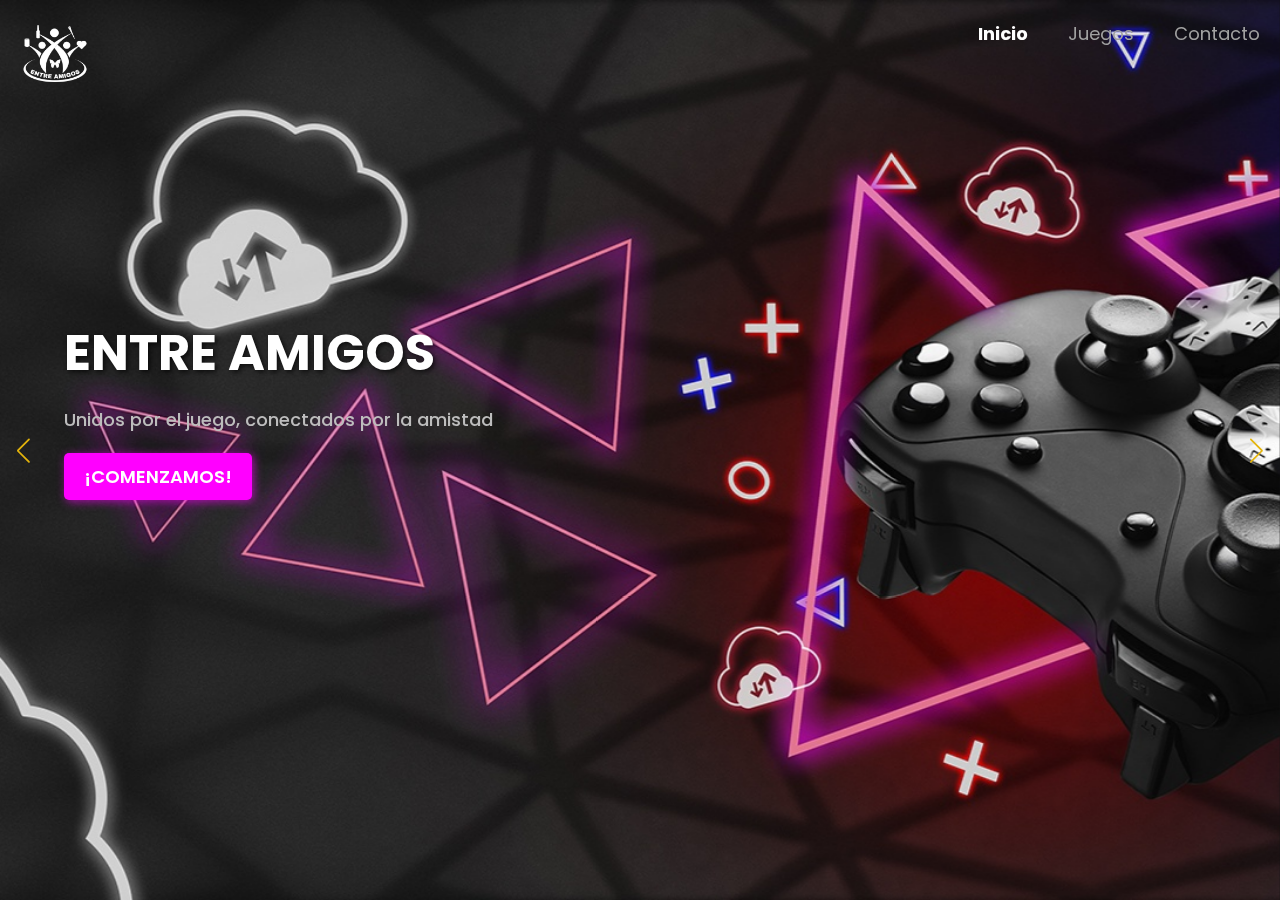
<file: index.html>
<!DOCTYPE html>
<html lang="en">
<head>
    <meta charset="UTF-8">
    <meta name="viewport" content="width=device-width, initial-scale=1.0">
    <title>Document</title>
    <link rel="stylesheet" href="https://cdn.jsdelivr.net/npm/swiper/swiper-bundle.min.css"/>
    <link rel="stylesheet" href="style.css"/>
</head>
<body>
    <header>
        <div class ="menu container">
            <a href= "#" class ="logo"> <img src="images/logoenblanco.png" alt =""></a>
            <input type="checkbox" id="menu"/>
            <label for="menu">
                <img src="images/menu.png" class="menu.icono" alt="">
            </label>
            <nav class="navbar">
                <ul>
                    <li><a href="javascript:void(0)" class="active">Inicio</a></li>
                    <li><a href="menu.html">Juegos</a></li>
                    <li><a href ="contacto.html">Contacto</a></li>
                </ul>
            </nav>
        </div>
        <div class="header-content container">
            <div class="swiper mySwiper-1">
                <div class="swiper-wrapper">
                    <div class="swiper-slide">
                        <img class="slider" src="images/slider1.jpg" alt="" >
                    </div>
                    <div class="swiper-slide">
                        <img class="slider" src="images/slider2.jpeg" alt="" data-url="juegoavioninterfaz.html">
                    </div>
                    <div class="swiper-slide">
                        <img class="slider" src="images/slider3.jpeg" alt="" data-url="menu.html">
                    </div>
                    <div class="swiper-slide">
                        <img class="slider" src="images/slider4.jpg" alt="" data-url="juegomemoriainterfaz.html">
                    </div>
                    <div class="swiper-slide">
                        <img class="slider" src="images/slider5.jpg" alt="" data-url="juegosnakeinterfaz.html">
                    </div>
                </div>
                <div class="swiper-button-next"></div>
                <div class="swiper-button-prev"></div>
               
            </div>
            <div class="text-content">
                <h1>ENTRE AMIGOS</h1>
                <p>Unidos por el juego, conectados por la amistad</p>
                <a href="#" class="btn-start">¡COMENZAMOS!</a>
            </div>
          
        </div>
    </header>

     

    <script src="https://cdn.jsdelivr.net/npm/swiper/swiper-bundle.min.js"></script>
    <script src="script.js"></script>
</body>
</html>
</file>
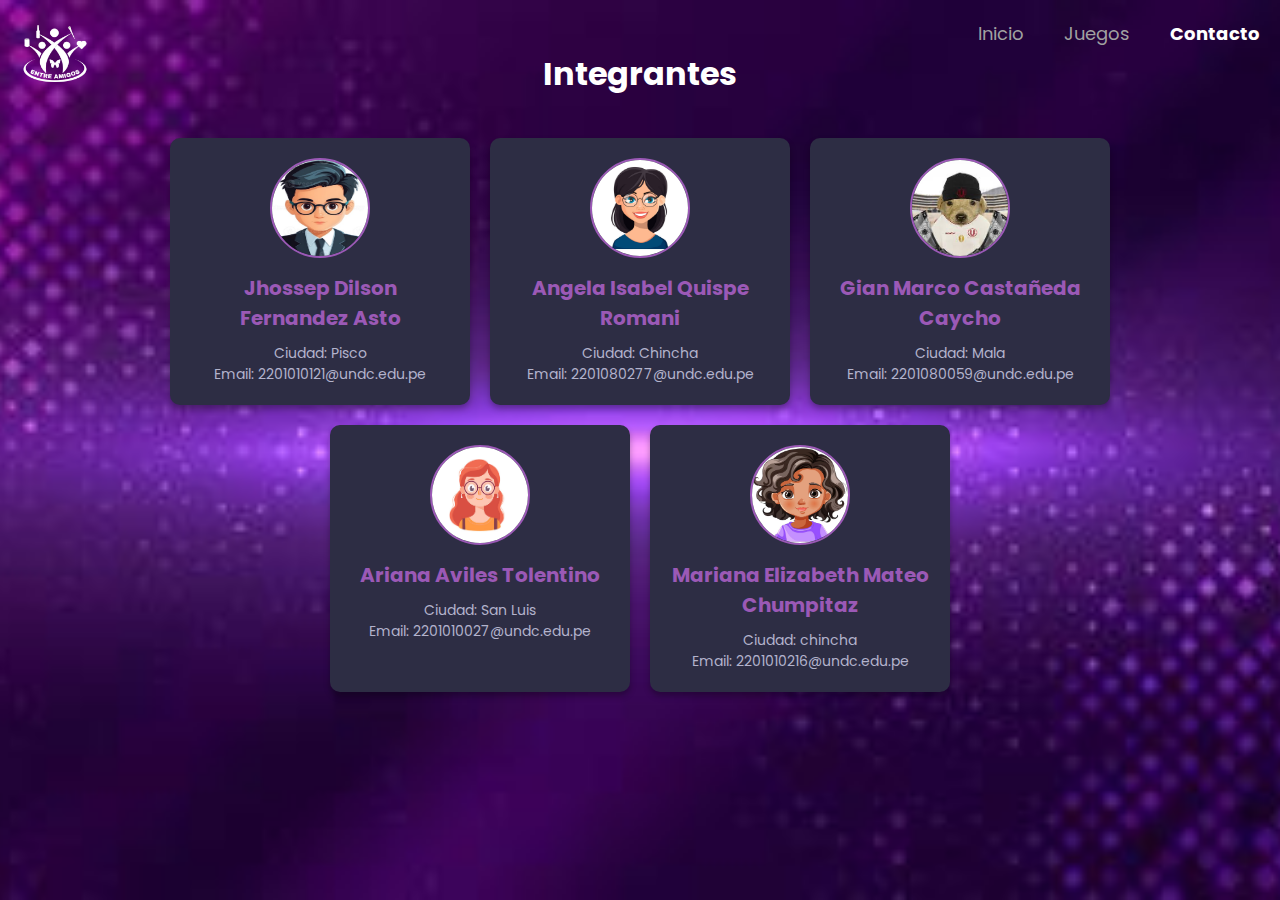
<file: contacto.html>
<html lang="es">
<head>
    <meta charset="UTF-8">
    <meta name="viewport" content="width=device-width, initial-scale=1.0">
    <title>Contacto</title>
    <link rel="stylesheet" href="estilos_contacto.css">
</head>
<body>
    <div class="menu">
        <a href="#" class="logo"> 
            <img src="images/logoenblanco.png" alt="Logo">
        </a>
        <input type="checkbox" id="menu"/>
        <label for="menu">
            <img src="images/contactofondo.jpg" class="menu-icono" alt="Menú">
        </label>
        <nav class="navbar">
            <ul>
                <li><a href="index.html">Inicio</a></li>
                <li><a href="menu.html">Juegos</a></li>
                <li><a href="javascript:void(0)" class="active">Contacto</a></li>
            </ul>
        </nav>
    </div>
    <div class="container">
        <!-- Encabezado -->
        <header class="header">
            <h1>Integrantes</h1>
        </header>

        <!-- Sección de integrantes -->
        <section class="team">
            <div class="member">
                <div class="image">
                    <img src="images/Jhossep animado.jpg" alt="Integrante 1">
                </div>
                <h2>Jhossep Dilson Fernandez Asto</h2>
                <p>Ciudad: Pisco</p>
                <p>Email: 2201010121@undc.edu.pe</p>
            </div>
            <div class="member">
                <div class="image">
                    <img src="images/Angela animada.jpg" alt="Integrante 2">
                </div>
                <h2>Angela Isabel Quispe Romani</h2>
                <p>Ciudad: Chincha</p>
                <p>Email: 2201080277@undc.edu.pe</p>
            </div>

            <div class="member">
                <div class="image">
                    <img src="images/Gian Animado.jpg" alt="Integrante 3">
                </div>
                <h2>Gian Marco Castañeda Caycho</h2>
                <p>Ciudad: Mala</p>
                <p>Email: 2201080059@undc.edu.pe</p>
            </div>

            <div class="member">
                <div class="image">
                    <img src="images/Ariana animada.jpg" alt="Integrante 4">
                </div>
                <h2>Ariana Aviles Tolentino</h2>
                <p>Ciudad: San Luis</p>
                <p>Email: 2201010027@undc.edu.pe</p>
            </div>

            <div class="member">
                <div class="image">
                    <img src="images/mariana animada.avif" alt="Integrante 5">
                </div>
                <h2>Mariana Elizabeth Mateo Chumpitaz</h2>
                <p>Ciudad: chincha</p>
                <p>Email: 2201010216@undc.edu.pe</p>
            </div>
        </section>
    </div>
</body>
</html>
</file>
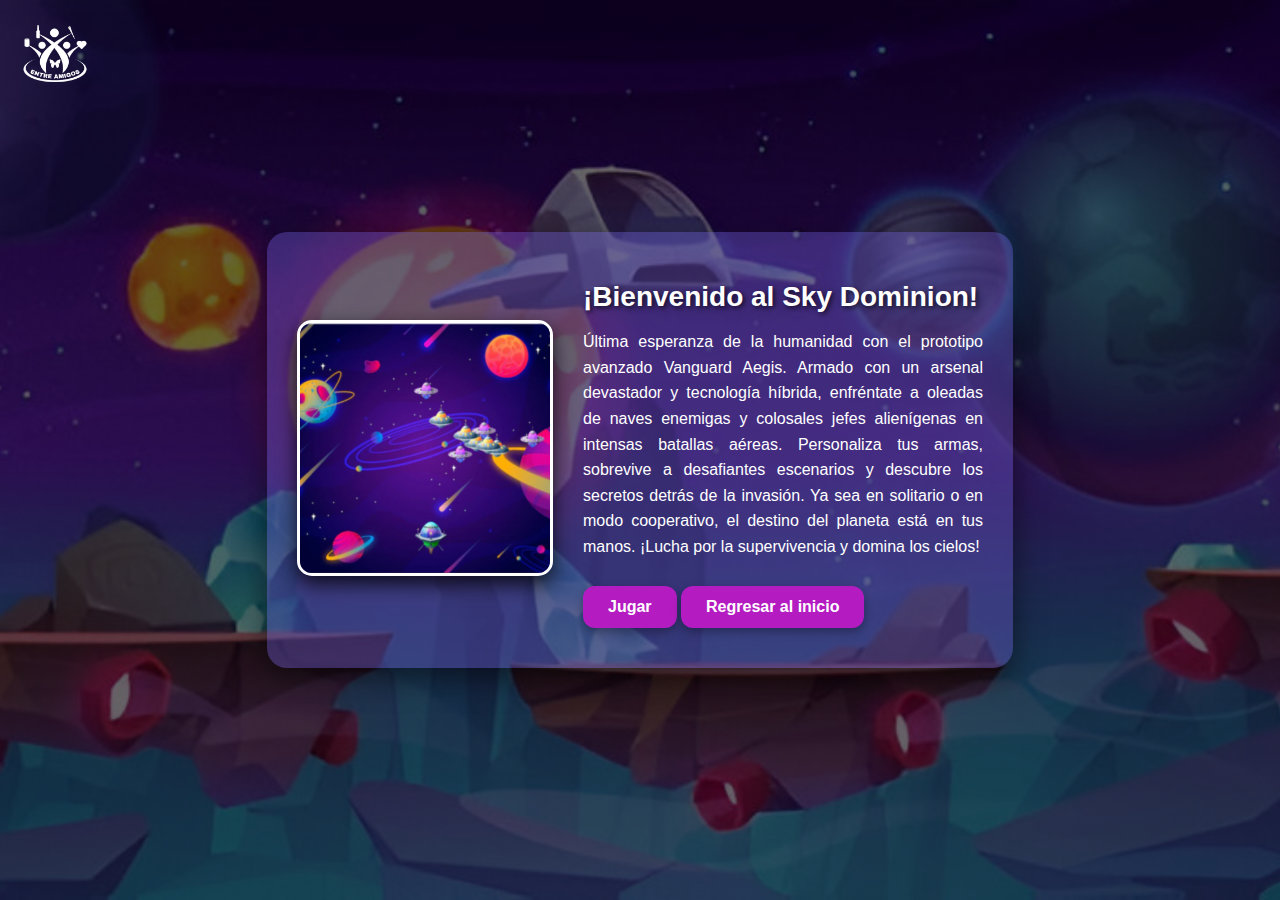
<file: juegoavioninterfaz.html>
<!DOCTYPE html>
<html lang="en">
<head>
    <meta charset="UTF-8">
    <meta name="viewport" content="width=device-width, initial-scale=1.0">
    <title>Interfaz de Videojuego</title>
    <link rel="stylesheet" href="juegoavioninterfaz.css">
</head>
<body>
    <img src="images/logoenblanco.png" alt="Logo" class="logo">

    <div class="container">
        <div class="content">
            <div class="game-image">
                <img src="images/avion.png" alt="Juego">
            </div>
            <div class="description">
                <h1>¡Bienvenido al Sky Dominion!</h1>
                <p>
                    Última esperanza de la humanidad con el prototipo avanzado Vanguard Aegis. Armado con un arsenal devastador y tecnología híbrida, enfréntate a oleadas de naves enemigas y colosales jefes alienígenas en intensas batallas aéreas. Personaliza tus armas, sobrevive a desafiantes escenarios y descubre los secretos detrás de la invasión. Ya sea en solitario o en modo cooperativo, el destino del planeta está en tus manos. ¡Lucha por la supervivencia y domina los cielos!
                </p>
                <div class="buttons">
                    <button onclick="startGame()">Jugar</button>
                    <button onclick="goBack()">Regresar al inicio</button>
                </div>
            </div>
        </div>
    </div>

    <script>
        function startGame() {
            window.location.href = "https://angela14-02-github-io-8.onrender.com/run-game"; 
        }

        function goBack() {
            window.location.href = "index.html"; 
        }
    </script>
</body>
</html>
</file>
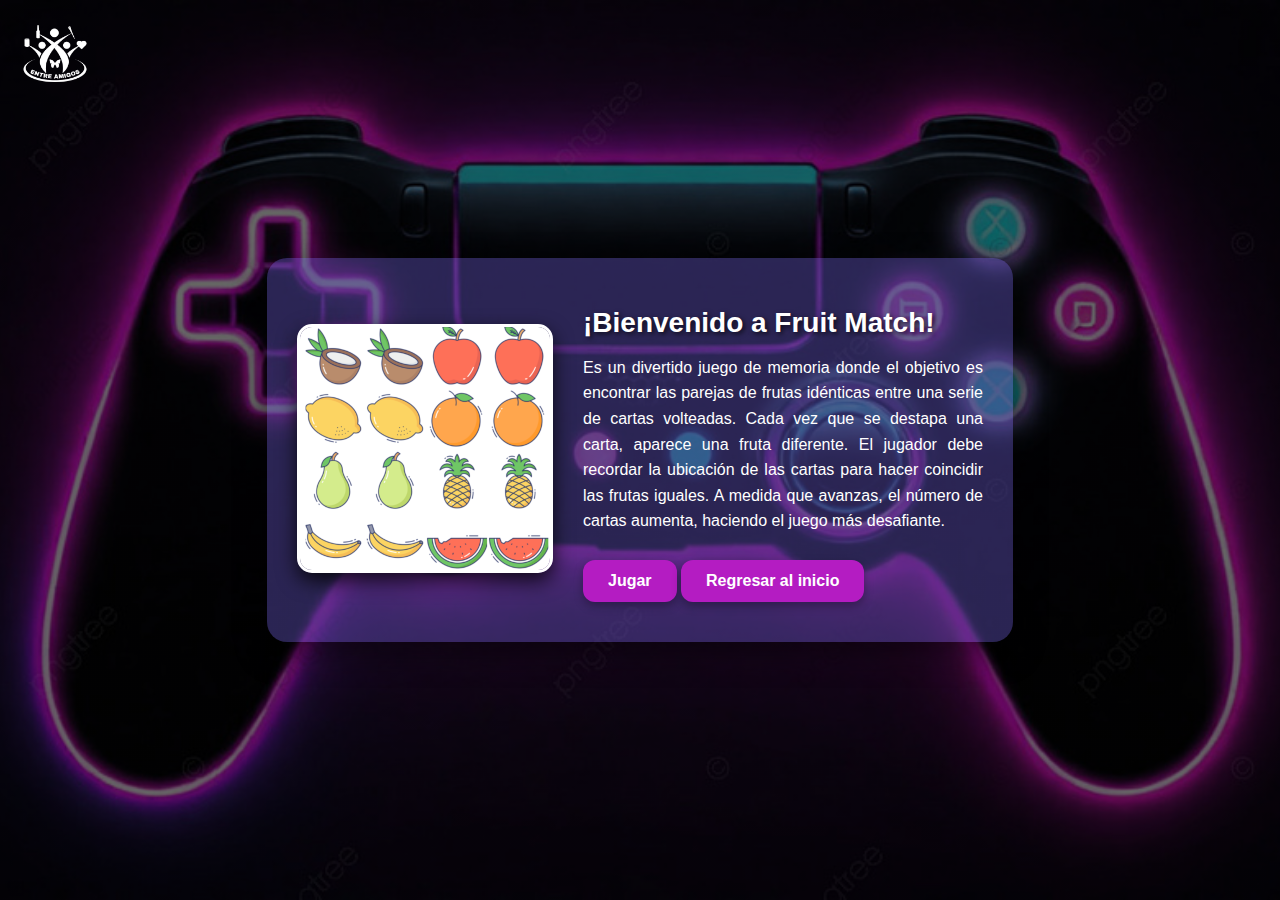
<file: juegomemoriainterfaz.html>
<!DOCTYPE html>
<html lang="en">
<head>
    <meta charset="UTF-8">
    <meta name="viewport" content="width=device-width, initial-scale=1.0">
    <title>Interfaz de Videojuego</title>
    <link rel="stylesheet" href="juegomemoriainterfaz.css">
</head>
<body>
    <img src="images/logoenblanco.png" alt="Logo" class="logo">

    <div class="container">
        <div class="content">
            <div class="game-image">
                <img src="images/memoria.png" alt="Juego">
            </div>
            <div class="description">
                <h1>¡Bienvenido a Fruit Match!</h1>
                <p>
                    Es un divertido juego de memoria donde el objetivo es encontrar las parejas de frutas idénticas entre una serie de cartas volteadas. Cada vez que se destapa una carta, aparece una fruta diferente. El jugador debe recordar la ubicación de las cartas para hacer coincidir las frutas iguales. A medida que avanzas, el número de cartas aumenta, haciendo el juego más desafiante.
                </p>
                <div class="buttons">
                    <button onclick="startGame()">Jugar</button>
                    <button onclick="goBack()">Regresar al inicio</button>
                </div>
            </div>
        </div>
    </div>

    <script>
        function startGame() {
            window.location.href = "https://angela14-02-github-io-8.onrender.com/run-memoria"; 
        }

        function goBack() {
            window.location.href = "index.html"; 
        }
    </script>
</body>
</html>
</file>
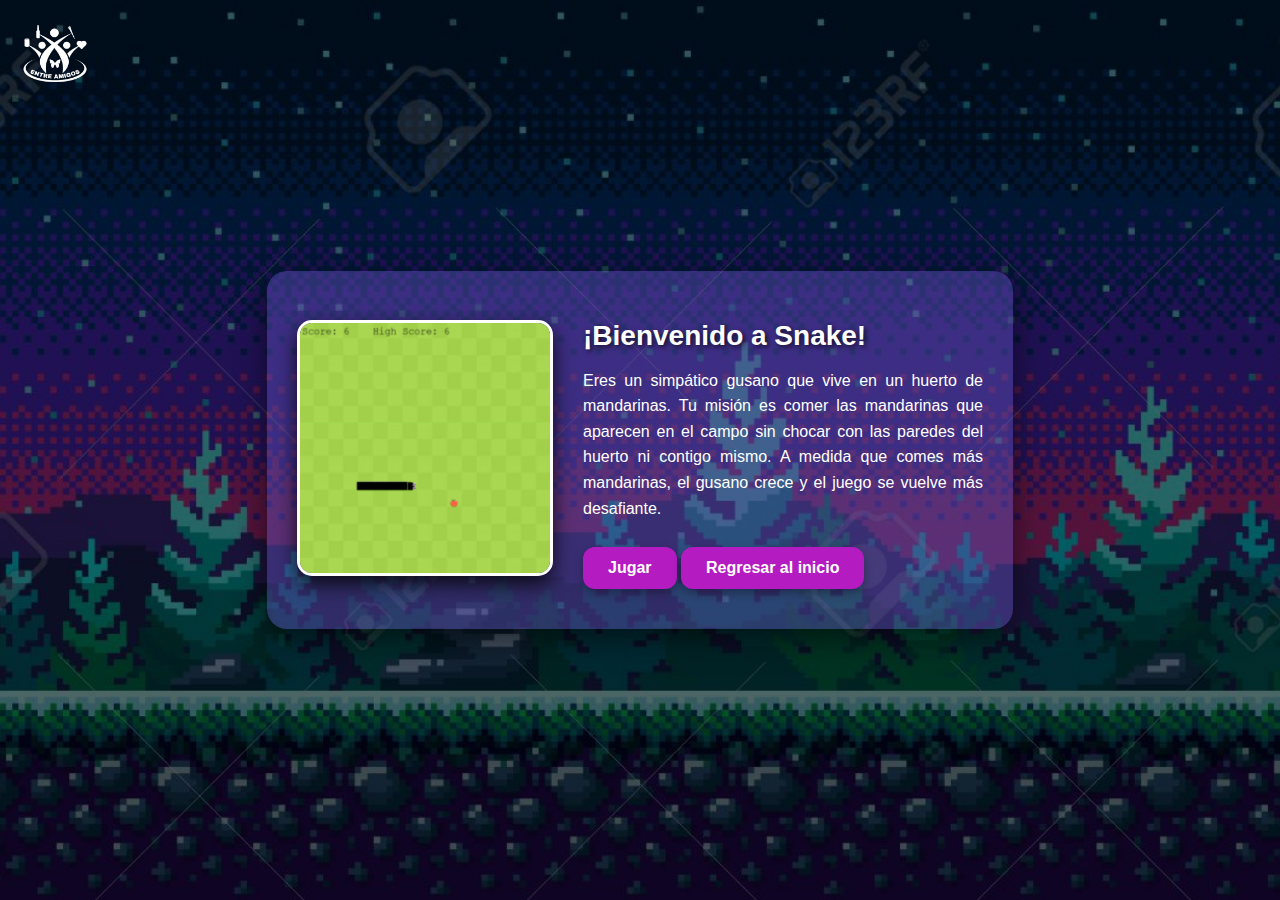
<file: juegosnakeinterfaz.html>
<!DOCTYPE html>
<html lang="en">
<head>
    <meta charset="UTF-8">
    <meta name="viewport" content="width=device-width, initial-scale=1.0">
    <title>Interfaz de Videojuego</title>
    <link rel="stylesheet" href="juegosnakeinterfaz.css">
</head>
<body>
    <img src="images/logoenblanco.png" alt="Logo" class="logo">

    <div class="container">
        <div class="content">
            <div class="game-image">
                <img src="images/gusano.png" alt="Juego">
            </div>
            <div class="description">
                <h1>¡Bienvenido a Snake!</h1>
                <p>
                    Eres un simpático gusano que vive en un huerto de mandarinas. Tu misión es comer las mandarinas que aparecen en el campo sin chocar con las paredes del huerto ni contigo mismo. A medida que comes más mandarinas, el gusano crece y el juego se vuelve más desafiante.
                </p>
                <div class="buttons">
                    <button onclick="startGame()">Jugar</button>
                    <button onclick="goBack()">Regresar al inicio</button>
                </div>
            </div>
        </div>
    </div>

    <script>
        function startGame() {
            window.location.href = "https://angela14-02-github-io-8.onrender.com/run-snake-test"; 
        }

        function goBack() {
            window.location.href = "index.html"; 
        }
    </script>
</body>
</html>
</file>
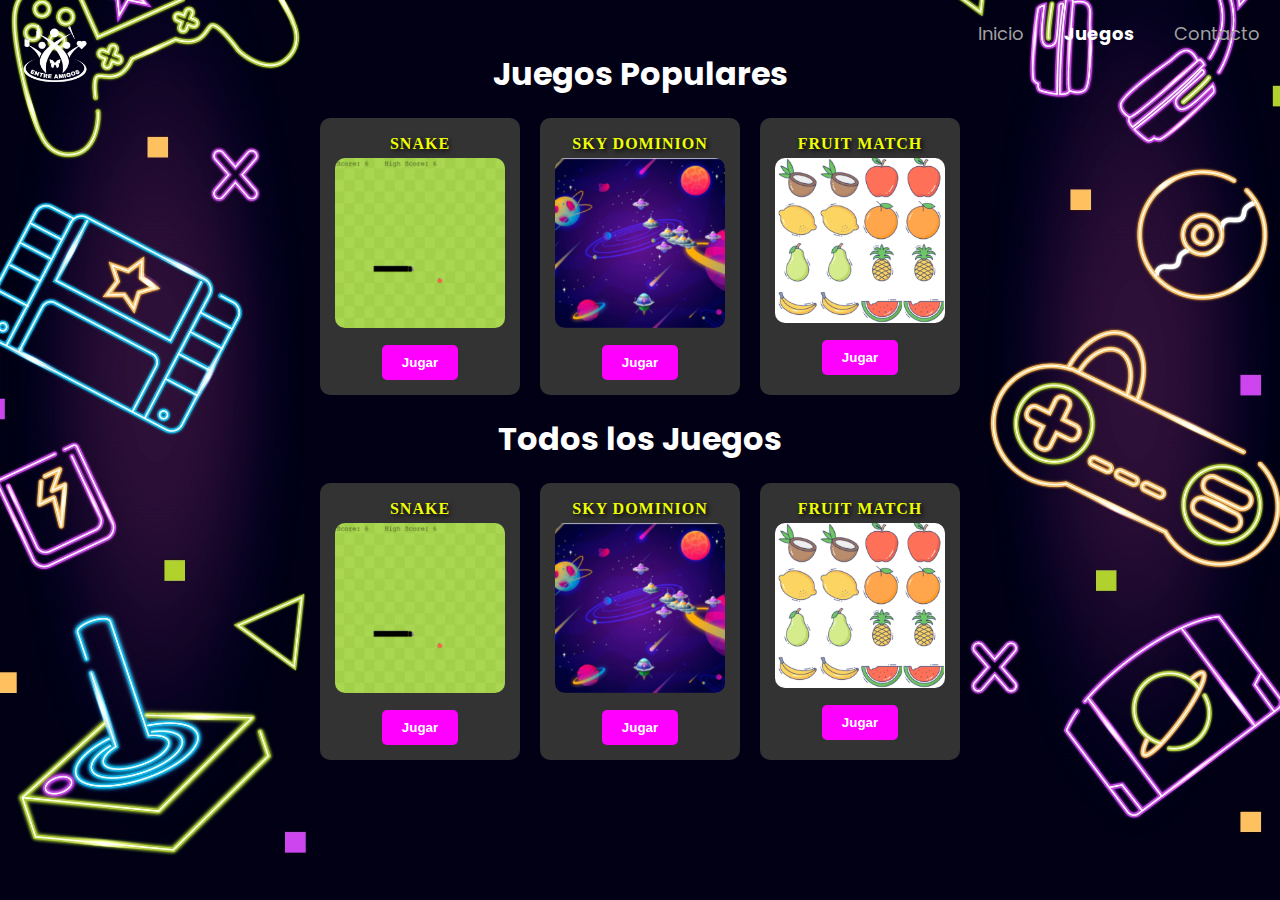
<file: menu.html>
<!DOCTYPE html>
<html lang="es">
<head>
    <meta charset="UTF-8">
    <meta name="viewport" content="width=device-width, initial-scale=1.0">
    <title>Menú de Juegos</title>
    <link rel="stylesheet" href="estilos_menu.css">
</head>
<body>
    <div class="menu container">
        <a href="#" class="logo"> 
            <img src="images/logoenblanco.png" alt="Logo">
        </a>
        <nav class="navbar">
            <ul> 
                <li><a href="index.html">Inicio</a></li>
                <li><a href="javascript:void(0)" class="active">Juegos</a></li>
                <li><a href="contacto.html">Contacto</a></li>
            </ul>
        </nav>
    </div>

    <div class="container">
        <header class="header">
            <h1>Juegos Populares</h1>
        </header>

        <section class="games-section">
            <div class="game-card">
                <h2>Snake</h2>
                <img src="images/gusano.png" alt="Snake">
                <a href="juegosnakeinterfaz.html" target="_blank">
                    <button>Jugar</button>
                </a>
            </div>
            <div class="game-card">
                <h2>Sky Dominion</h2>
                <img src="images/avion.png" alt="Nave">
                <a href="juegoavioninterfaz.html" target="_blank">
                    <button>Jugar</button>
                </a>
            </div>
            <div class="game-card">
                <h2>Fruit Match</h2>
                <img src="images/memoria.png" alt="Memoria">
                <a href="juegomemoriainterfaz.html" target="_blank">
                    <button>Jugar</button>
                </a>
            </div>
        </section>

        <header class="header1">
            <h1>Todos los Juegos</h1>
        </header>

        <section class="games-section">
            <div class="game-card">
                <h2>Snake</h2>
                <img src="images/gusano.png" alt="Snake">
                <a href="juegosnakeinterfaz.html" target="_blank">
                    <button>Jugar</button>
                </a>
            </div>
            <div class="game-card">
                <h2>Sky Dominion</h2>
                <img src="images/avion.png" alt="Nave">
                <a href="juegoavioninterfaz.html" target="_blank">
                    <button>Jugar</button>
                </a>
            </div>
            <div class="game-card">
                <h2>Fruit Match</h2>
                <img src="images/memoria.png" alt="Memoria">
                <a href="juegomemoriainterfaz.html" target="_blank">
                    <button>Jugar</button>
                </a>
            </div>
        </section>
    </div>
</body>
</html>
</file>
<file: style.css>
@import url('https://fonts.googleapis.com/css2?family=Poppins:ital,wght@0,100;0,200;0,300;0,400;0,500;0,600;0,700;0,800;0,900;1,100;1,200;1,300;1,400;1,500;1,600;1,700;1,800;1,900&display=swap');

* {
    margin: 0;
    padding: 0;
    box-sizing: border-box;
}

body {
    background-color: #141414;
    font-family: "Poppins", sans-serif;
    overflow-x: hidden;
}


.swiper {
    width: 100vw; 
    height: 100vh; 
}

.swiper-slide img {
    width: 100%; 
    height: 100%; 
    object-fit: cover; 
}


.header-content {
    position: relative;
    width: 100%;
    height: 100vh;
    text-align: center;
    margin: 0;
}

.text-content {
    position: absolute; 
    top: 35%; 
    left: 5%; 
    z-index: 10; 
    text-align: left; 
    color: #ffffff;
}

.text-content h1 {
    font-size: 50px;
    font-weight: 700;
    margin-bottom: 15px;
    text-shadow: 2px 2px 5px rgba(0, 0, 0, 0.7);
}

.text-content p {
    font-size: 18px;
    font-weight: 500;
    margin-bottom: 20px;
    color: #bdbdbd;
}

.text-content .btn-start {
    display: inline-block;
    font-size: 18px;
    font-weight: 600;
    padding: 10px 20px;
    background-color: #ff00ff;
    color: #ffffff;
    text-decoration: none;
    border-radius: 5px;
    transition: background-color 0.3s ease;
    box-shadow: 2px 2px 10px rgba(255, 0, 255, 0.6);
}

.text-content .btn-start:hover {
    background-color: #d400d4;
}


.swiper-button-prev::after {
    font-size: 25px;
}
.swiper-button-next::after {
    font-size: 25px;
}
.swiper-button-next {
    color: #e4b40c;
}
.swiper-button-prev {
    color: #e4b40c;
}
.swiper-pagination-bullet {
    background-color: #747474;
    opacity: 1;
}
.swiper-pagination-bullet-active {
    background-color: #edb312;
}
.menu{
    position: absolute;
    top: 0;
    left: 0;
    right: 0;
    display: flex;
    align-items: flex;
    justify-content: space-between;
    z-index: 1000;
}

.menu .logo img{
    width: 70px;
    margin-top: 20px;
    margin-left: 20px;
}
.menu .logo{
    cursor: default; 
}
.menu .navbar ul {
    list-style: none; /* Elimina los puntos de la lista */
    margin: 0; /* Elimina el margen */
    padding: 0; /* Elimina el relleno */
    display: flex; /* Organiza los elementos del menú en una fila */
}

.menu .navbar ul li {
    position: relative;
    float: left;
}

.menu .navbar ul li a {
    font-size: 18px;
    padding: 20px;
    color:#a1a1a1;
    display: block;
    text-decoration: none; 
}

.navbar ul li a.active {
    color: #ffffff; 
    font-weight: bold; 
    pointer-events: none; 
    cursor: default; 
}

.menu .navbar ul li a:hover{
    color:#efffff;
}

#menu {
    display: none;
}

.menu-icono {
    width: 25px;
    
}
.menu label{
    cursor:pointer;
    display: none;
}

.footer-txt {
    padding-top: 50px;
    display: flex;
    flex-direction: column;
    align-items: center;
}

.footer-txt img {
    width: 50px;

}

@media(max-width:991px) {
    
    .menu{
        padding: 20px;
    }
    .menu label {
        display: initial;
    }
    .menu .navbar {
        position: absolute;
        top: 100%;
        left: 0%;
        right: 0%;
        background-color: #181818;
        display: none;
    }
    .menu .navbar ul li {
        width: 100%;
    }
    .menu .navbar ul li a {
        color: #ffffff;
    }
    .menu .navbar ul li a:hover {
        color: #bebebe;
    }
    #menu:checked ~ .navbar{
        display: initial;
    }
    .header-content {
        padding: 30px;
        margin-top: 70px;
    }
    .slider {
        width: 420px;
    }
    .enlace {
        font-size: 14px;
        margin-top: 25px;
    }
    .bee {
        padding: 50px 30px;
    }
    .product {
        text-align: center;
    }
    .nosotros {
        padding: 30px;
    }
    .nosotros-txt h2 {
        font-size: 50px;
        line-height: 70px;
    }
    .nosotros-txt p {
        font-size: 50px;
        line-height: 70px;
    }
    .nosotros-txt span {
        font-size: 50px;
        line-height: 70px;
    }
    .footer {
        padding: 30px;
    }
    .links {
        padding: 20px 0px;
    }
    .links ul {
        flex-direction: column;
        width: 200px;
    }
    .links ul li a {
        display:block;
        margin-bottom: 15px;
    }
}

/* Efecto de aparición (fadeIn) */
@keyframes fadeIn {
    0% {
        opacity: 0;
        transform: translateY(30px); /* Empieza más abajo */
    }
    100% {
        opacity: 1;
        transform: translateY(0); /* Vuelve a su posición original */
    }
}

.text-content {
    position: absolute;
    top: 35%; 
    left: 5%; 
    z-index: 10;
    text-align: left; 
    color: #ffffff;
    animation: fadeIn 2s ease-in-out; /* Aparece con la animación */
}
</file>
<file: estilos_contacto.css>
@import url('https://fonts.googleapis.com/css2?family=Poppins:ital,wght@0,100;0,200;0,300;0,400;0,500;0,600;0,700;0,800;0,900;1,100;1,200;1,300;1,400;1,500;1,600;1,700;1,800;1,900&display=swap');

* {
    margin: 0;
    padding: 0;
    box-sizing: border-box;
}
/* General Styles */
body {
    background-color: #1a1a1a;
    color: white;
    background-size: cover; /* Escalar la imagen para cubrir toda la pantalla */
    background-image: url('images/contacto_fondo.jpg'); /* Ruta de tu imagen de fondo */
    background-repeat: no-repeat; /* Evitar que la imagen se repita */
    background-position: center; /* Centrar la imagen */
    margin: 0; /* Quitar márgenes por defecto */
    font-family: "Poppins", sans-serif;
    overflow-x: hidden;
}

.container {
    max-width: 1200px; /* Establece un ancho máximo para la sección principal */
    margin: 0 auto; /* Centra el contenedor */
    padding: 20px; /* Aplica un relleno de 20px dentro del contenedor */
}

/* Header */
.header {
    text-align: center; /* Centra el texto dentro del encabezado */
    margin-bottom: 40px; /* Establece un margen inferior */
}

.header h1 {
    font-size: 32px; /* Tamaño de fuente para el título */
    margin-top: 30px;
    color: white; /* Color morado claro para el título */
}

/* Team Section */
.team {
    display: flex; /* Usa Flexbox para organizar los elementos */
    flex-wrap: wrap; /* Permite que los elementos se ajusten en filas */
    justify-content: center; /* Centra los elementos */
    gap: 20px; /* Espacio entre los elementos */
}

.member {
    background-color: #2d2d44; /* Color de fondo para los miembros */
    border-radius: 10px; /* Bordes redondeados */
    padding: 20px; /* Relleno dentro de cada miembro */
    width: 300px; /* Ancho fijo para cada miembro */
    text-align: center; /* Centra el texto dentro de cada miembro */
    box-shadow: 0 4px 6px rgba(0, 0, 0, 0.3); /* Sombra para los miembros */
    transition: transform 0.3s ease, box-shadow 0.3s ease; /* Transición suave al hacer hover */
}

.member:hover {
    transform: translateY(-5px); /* Eleva el miembro al hacer hover */
    box-shadow: 0 6px 10px rgba(0, 0, 0, 0.4); /* Sombra más prominente al hacer hover */
}

.image img {
    width: 100px; /* Tamaño de la imagen */
    height: 100px; /* Tamaño de la imagen */
    border-radius: 50%; /* Hace que la imagen sea circular */
    margin-bottom: 15px; /* Espacio debajo de la imagen */
    border: 2px solid #9b59b6; /* Borde morado alrededor de la imagen */
}

.member h2 {
    font-size: 20px; /* Tamaño de la fuente para el nombre */
    margin-bottom: 10px; /* Espacio debajo del nombre */
    color: #9b59b6; /* Color morado claro para el nombre */
}

.member p {
    font-size: 14px; /* Tamaño de la fuente para la descripción */
    color: #b3b3cc; /* Color gris claro para la descripción */
}

/* Footer */
.footer {
    text-align: center; /* Centra el texto dentro del pie de página */
    margin-top: 40px; /* Establece un margen superior */
}

.btn-back {
    display: inline-block; /* Establece el botón como un bloque en línea */
    padding: 10px 20px; /* Relleno dentro del botón */
    color: #fff; /* Texto blanco */
    background-color: #9b59b6; /* Color de fondo morado para el botón */
    text-decoration: none; /* Elimina el subrayado del enlace */
    border-radius: 5px; /* Bordes redondeados para el botón */
    transition: background-color 0.3s ease; /* Transición suave para el color del fondo */
}

.btn-back:hover {
    background-color: #7d3c98; /* Cambia el color del fondo cuando el cursor pasa por encima */
}

/* Menu Styles */
.menu {
    position: absolute;
    top: 0;
    left: 0;
    right: 0;
    display: flex;
    align-items: flex;
    justify-content: space-between;
    z-index: 1000;
}

.menu .logo img {
    width: 70px; /* Define el tamaño de la imagen del logo */
    margin-top: 20px; /* Espacio superior */
    margin-left: 20px; /* Espacio izquierdo */
}

.menu .logo {
    cursor: default; /* Define el cursor como predeterminado sobre el logo */
}

.menu .navbar ul {
    list-style: none; /* Elimina los puntos de la lista */
    margin: 0; /* Elimina el margen */
    padding: 0; /* Elimina el relleno */
    display: flex; /* Organiza los elementos del menú en una fila */
}

.menu .navbar ul li {
    position: relative; /* Permite una posición relativa para los elementos del menú */
    float: left; /* Hace que los elementos floten a la izquierda */
}

.menu .navbar ul li a {
    font-size: 18px; /* Tamaño de la fuente para los enlaces */
    padding: 20px; /* Relleno dentro de los enlaces */
    color: #a1a1a1; /* Color gris claro para los enlaces */
    display: block; /* Hace que los enlaces sean bloques */
    text-decoration: none; /* Elimina el subrayado de los enlaces */
}

.navbar ul li a.active {
    color: #ffffff; /* Color blanco para el enlace activo */
    font-weight: bold; /* Hace que el texto activo sea en negrita */
    pointer-events: none; /* Desactiva la interacción con el enlace activo */
    cursor: default; /* Cambia el cursor para los enlaces activos */
}

.menu .navbar ul li a:hover {
    color: #efffff; /* Cambia el color del texto cuando el cursor pasa sobre el enlace */
}

#menu {
    display: none; /* Oculta el menú de navegación en dispositivos pequeños */
}

.menu-icono {
    width: 25px; /* Define el tamaño del icono del menú */
}

.menu label {
    cursor: pointer; /* Cambia el cursor para indicar que es interactivo */
    display: none; /* Oculta el label en pantallas grandes */
}

/* Responsive Adjustments */
@media (max-width: 768px) {
    .menu .navbar ul {
        flex-direction: column; /* Organiza los elementos del menú en columna en pantallas pequeñas */
        background-color: #1f1f2e; /* Fondo oscuro para el menú en pantallas pequeñas */
        position: absolute; /* Posiciona el menú en la parte superior */
        top: 70px; /* Desplaza el menú hacia abajo */
        right: 0; /* Alinea el menú a la derecha */
        display: none; /* Oculta el menú */
        width: 100%; /* Hace que el menú ocupe todo el ancho */
    }

    #menu:checked + label + .navbar ul {
        display: flex; /* Muestra el menú cuando se hace clic en el icono */
    }

    .menu label {
        display: block; /* Muestra el label para dispositivos pequeños */
        padding: 20px; /* Aplica un relleno al label */
    }

    .menu-icono {
        width: 30px; /* Ajusta el tamaño del icono del menú */
    }
}
</file>
<file: juegoavioninterfaz.css>
/* Fondo y configuración base */
body {
    margin: 0;
    font-family: 'Arial', sans-serif;
    background: linear-gradient(rgba(0, 0, 0, 0.6), rgba(0, 0, 0, 0.6)), 
                url('images/fondoo_nave.jpeg') no-repeat center center fixed;
    background-size: cover;
    color: white;
    overflow: hidden;
}

/* Logo en la esquina superior izquierda */
.logo {
    position: absolute;
    top: 20px;
    left: 20px;
    width: 70px;
    height: auto;
    z-index: 10;
}

/* Contenedor principal */
.container {
    display: flex;
    justify-content: center;
    align-items: center;
    height: 100vh;
}

/* Diseño del cuadro */
.content {
    display: flex;
    align-items: center;
    gap: 30px;
    background: rgba(106, 90, 205, 0.4); /* Morado translúcido */
    padding: 30px;
    border-radius: 20px;
    box-shadow: 0 10px 30px rgba(0, 0, 0, 0.5);
    animation: float 6s ease-in-out infinite;
}

/* Animación flotante del cuadro */
@keyframes float {
    0%, 100% {
        transform: translateY(0);
    }
    50% {
        transform: translateY(-10px);
    }
}

/* Imagen del juego */
.game-image img {
    width: 250px;
    height: auto;
    border-radius: 15px;
    border: 3px solid #fff;
    box-shadow: 0 8px 20px rgba(0, 0, 0, 0.8);
}

/* Texto y descripción */
.description {
    max-width: 400px;
}

.description h1 {
    font-size: 28px;
    margin-bottom: 10px;
    text-shadow: 2px 2px 5px rgba(0, 0, 0, 0.7);
}

.description p {
    font-size: 16px;
    line-height: 1.6;
    text-align: justify;
}

/* Botones */
.buttons button {
    background: #b41cc2;
    color: white;
    border: none;
    padding: 12px 25px;
    margin: 10px 0;
    font-size: 16px;
    font-weight: bold;
    border-radius: 12px;
    cursor: pointer;
    box-shadow: 0 4px 10px rgba(0, 0, 0, 0.3);
    transition: all 0.3s ease;
}

.buttons button:hover {
    background: #836FFF;
    transform: translateY(-3px);
}

.buttons button:active {
    transform: translateY(1px);
}

/* Responsividad */
@media (max-width: 768px) {
    .content {
        flex-direction: column;
        text-align: center;
    }

    .game-image img {
        width: 200px;
    }

    .description {
        max-width: 100%;
    }
}
</file>
<file: juegomemoriainterfaz.css>
/* Fondo y configuración base */
body {
    margin: 0;
    font-family: 'Arial', sans-serif;
    background: linear-gradient(rgba(0, 0, 0, 0.6), rgba(0, 0, 0, 0.6)), 
                url('images/fondomemoria.jpg') no-repeat center center fixed;
    background-size: cover;
    color: white;
    overflow: hidden;
}

/* Logo en la esquina superior izquierda */
.logo {
    position: absolute;
    top: 20px;
    left: 20px;
    width: 70px;
    height: auto;
    z-index: 10;
}

/* Contenedor principal */
.container {
    display: flex;
    justify-content: center;
    align-items: center;
    height: 100vh;
}

/* Diseño del cuadro */
.content {
    display: flex;
    align-items: center;
    gap: 30px;
    background: rgba(106, 90, 205, 0.4); /* Morado translúcido */
    padding: 30px;
    border-radius: 20px;
    box-shadow: 0 10px 30px rgba(0, 0, 0, 0.5);
    animation: float 6s ease-in-out infinite;
}

/* Animación flotante del cuadro */
@keyframes float {
    0%, 100% {
        transform: translateY(0);
    }
    50% {
        transform: translateY(-10px);
    }
}

/* Imagen del juego */
.game-image img {
    width: 250px;
    height: auto;
    border-radius: 15px;
    border: 3px solid #fff;
    box-shadow: 0 8px 20px rgba(0, 0, 0, 0.8);
}

/* Texto y descripción */
.description {
    max-width: 400px;
}

.description h1 {
    font-size: 28px;
    margin-bottom: 10px;
    text-shadow: 2px 2px 5px rgba(0, 0, 0, 0.7);
}

.description p {
    font-size: 16px;
    line-height: 1.6;
    text-align: justify;
}

/* Botones */
.buttons button {
    background: #b41cc2;
    color: white;
    border: none;
    padding: 12px 25px;
    margin: 10px 0;
    font-size: 16px;
    font-weight: bold;
    border-radius: 12px;
    cursor: pointer;
    box-shadow: 0 4px 10px rgba(0, 0, 0, 0.3);
    transition: all 0.3s ease;
}

.buttons button:hover {
    background: #836FFF;
    transform: translateY(-3px);
}

.buttons button:active {
    transform: translateY(1px);
}

/* Responsividad */
@media (max-width: 768px) {
    .content {
        flex-direction: column;
        text-align: center;
    }

    .game-image img {
        width: 200px;
    }

    .description {
        max-width: 100%;
    }
}
</file>
<file: juegosnakeinterfaz.css>
/* Fondo y configuración base */
body {
    margin: 0;
    font-family: 'Arial', sans-serif;
    background: linear-gradient(rgba(0, 0, 0, 0.6), rgba(0, 0, 0, 0.6)), 
                url('images/snakefondo.jpg') no-repeat center center fixed;
    background-size: cover;
    color: white;
    overflow: hidden;
}

/* Logo en la esquina superior izquierda */
.logo {
    position: absolute;
    top: 20px;
    left: 20px;
    width: 70px;
    height: auto;
    z-index: 10;
}

/* Contenedor principal */
.container {
    display: flex;
    justify-content: center;
    align-items: center;
    height: 100vh;
}

/* Diseño del cuadro */
.content {
    display: flex;
    align-items: center;
    gap: 30px;
    background: rgba(106, 90, 205, 0.4); /* Morado translúcido */
    padding: 30px;
    border-radius: 20px;
    box-shadow: 0 10px 30px rgba(0, 0, 0, 0.5);
    animation: float 6s ease-in-out infinite;
}

/* Animación flotante del cuadro */
@keyframes float {
    0%, 100% {
        transform: translateY(0);
    }
    50% {
        transform: translateY(-10px);
    }
}

/* Imagen del juego */
.game-image img {
    width: 250px;
    height: auto;
    border-radius: 15px;
    border: 3px solid #fff;
    box-shadow: 0 8px 20px rgba(0, 0, 0, 0.8);
}

/* Texto y descripción */
.description {
    max-width: 400px;
}

.description h1 {
    font-size: 28px;
    margin-bottom: 10px;
    text-shadow: 2px 2px 5px rgba(0, 0, 0, 0.7);
}

.description p {
    font-size: 16px;
    line-height: 1.6;
    text-align: justify;
}

/* Botones */
.buttons button {
    background: #b41cc2;
    color: white;
    border: none;
    padding: 12px 25px;
    margin: 10px 0;
    font-size: 16px;
    font-weight: bold;
    border-radius: 12px;
    cursor: pointer;
    box-shadow: 0 4px 10px rgba(0, 0, 0, 0.3);
    transition: all 0.3s ease;
}

.buttons button:hover {
    background: #836FFF;
    transform: translateY(-3px);
}

.buttons button:active {
    transform: translateY(1px);
}

/* Responsividad */
@media (max-width: 768px) {
    .content {
        flex-direction: column;
        text-align: center;
    }

    .game-image img {
        width: 200px;
    }

    .description {
        max-width: 100%;
    }
}
</file>
<file: estilos_menu.css>
@import url('https://fonts.googleapis.com/css2?family=Poppins:ital,wght@0,100;0,200;0,300;0,400;0,500;0,600;0,700;0,800;0,900;1,100;1,200;1,300;1,400;1,500;1,600;1,700;1,800;1,900&display=swap');

* {
    margin: 0;
    padding: 0;
    box-sizing: border-box;
}

/* Estilo general del cuerpo */
body {
    background-color: #1a1a1a;
    color: white;
    background-image: url('images/menu_fondo.jpg'); /* Ruta de tu imagen de fondo */
    background-size: cover; /* Escalar la imagen para cubrir toda la pantalla */
    background-repeat: no-repeat; /* Evitar que la imagen se repita */
    background-position: center; /* Centrar la imagen */
    background-attachment: fixed; /* Hacer que la imagen sea estática */
    margin: 0; /* Quitar márgenes por defecto */
    font-family: "Poppins", sans-serif;
    overflow-x: hidden;
}


/* Estilo del menú de navegación */
.menu {
    position: absolute;
    top: 0;
    left: 0;
    right: 0;
    display: flex;
    align-items: flex;
    justify-content: space-between;
    z-index: 1000;
}

.menu .logo img {
    width: 70px;
    margin-top: 20px;
    margin-left: 20px;
}

.menu .logo{
    cursor: default; 
}
.menu .navbar ul {
    list-style: none; /* Elimina los puntos de la lista */
    margin: 0; /* Elimina el margen */
    padding: 0; /* Elimina el relleno */
    display: flex; /* Organiza los elementos del menú en una fila */
}

.menu .navbar ul li {
    position: relative;
    float: left;
}

.menu .navbar ul li a {
    font-size: 18px;
    padding: 20px;
    color:#a1a1a1;
    display: block;
    text-decoration: none; 
}

.navbar ul li a.active {
    color: #ffffff; 
    font-weight: bold; 
    pointer-events: none; 
    cursor: default; 
}

.menu .navbar ul li a:hover{
    color:#efffff;
}

#menu {
    display: none;
}

.menu-icono {
    width: 25px;
    
}
.menu label{
    cursor:pointer;
    display: none;
}

.header h1 {
    margin-top: 50px;
    font-size: 2em;
    margin-bottom: 20px;
    justify-content: center;
    display: flex;
    flex-wrap: wrap;
}

.header1 h1 {
    margin-top: 20px;
    font-size: 2em;
    margin-bottom: 20px;
    justify-content: center;
    display: flex;
    flex-wrap: wrap;
}

.games-section {
    padding-top: 0; /* Reduce el espacio superior */
    display: flex;
    flex-wrap: wrap;
    justify-content: center;
    gap: 20px;
}

.game-card h2 {
    font-size: 16px; /* Tamaño del texto */
    font-weight: bold; /* Negrita para destacar */
    font-family: 'Press Start 2P', cursive; /* Fuente retro estilo gamer */
    color: #edfe06; /* Color amarillo vibrante estilo videojuegos */
    text-shadow: 2px 2px 5px #000; /* Sombra para efecto de texto 3D */
    text-transform: uppercase; /* Convierte el texto a mayúsculas */
    margin-bottom: 5px; /* Espacio inferior */
    margin-top: 2px; /* Espacio superior */
    letter-spacing: 1px; /* Espaciado entre letras */
}

.game-card {
   
    background-color: #333;
    border-radius: 10px;
    padding: 15px;
    width: 200px;
    text-align: center;
    transition: transform 0.3s;
}

.game-card:hover {
    transform: scale(1.05);
}

.game-card img {
    width: 100%;
    border-radius: 10px;
    margin-bottom: 10px;
}

.game-card button {
    background-color: #ff00ff;
    color: white;
    border: none;
    padding: 10px 20px;
    border-radius: 5px;
    cursor: pointer;
    font-weight: bold;
    transition: background-color 0.3s;
}

.game-card button:hover {
    background-color: #e600e6;
}
</file>
